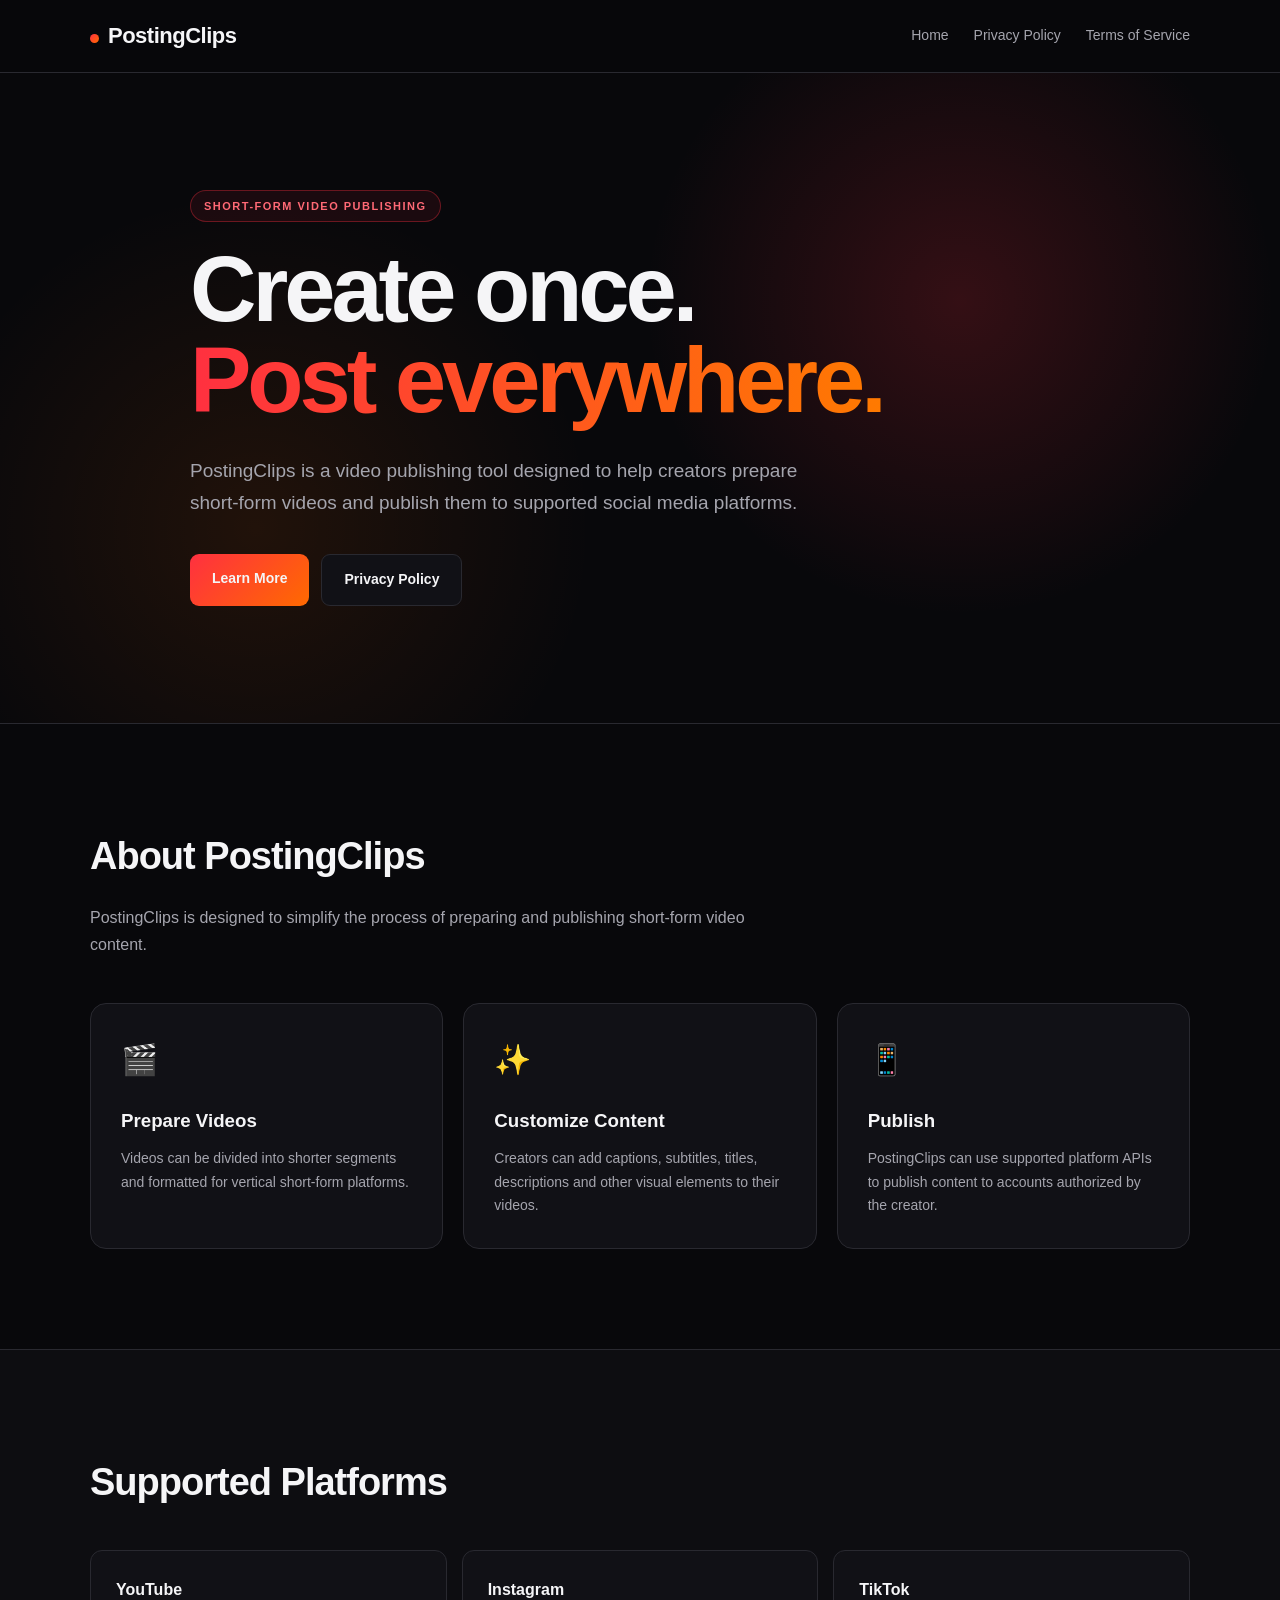
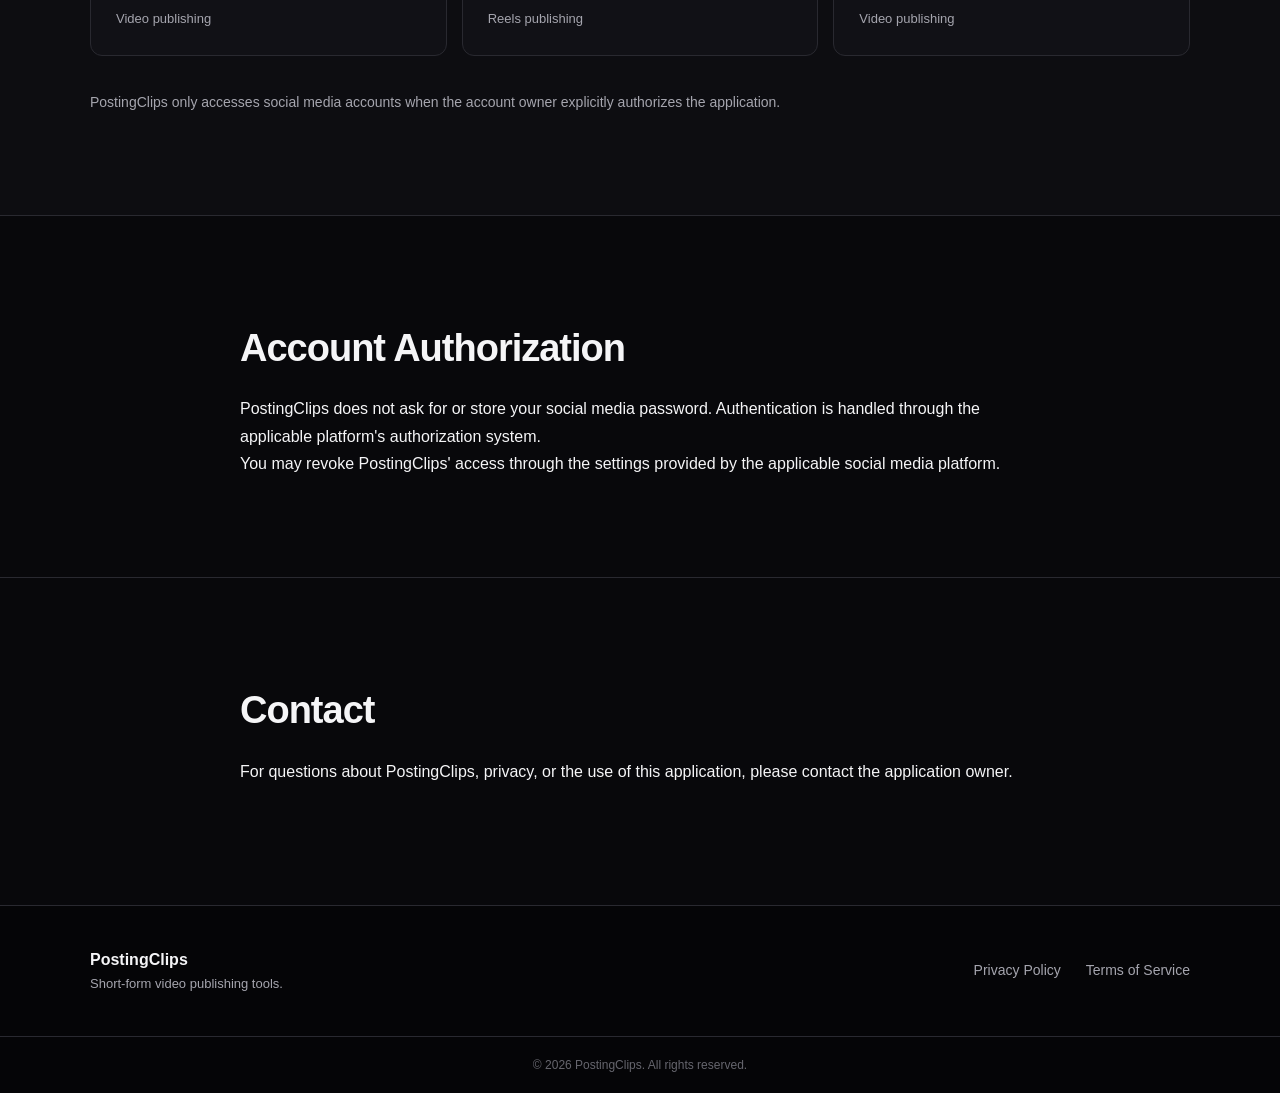
<file: index.html>
<!DOCTYPE html> <html lang="en"> <head> <meta charset="UTF-8"> <meta name="viewport" content="width=device-width, initial-scale=1.0"> <title>PostingClips — Social Video Publishing</title> <meta name="description" content="PostingClips helps creators prepare and publish short-form videos to social media platforms."> <link rel="stylesheet" href="styles.css"> </head> <body> <header class="navbar"> <div class="container nav-inner"> <a href="index.html" class="logo">PostingClips</a> <nav> <a href="index.html">Home</a> <a href="privacy.html">Privacy Policy</a> <a href="terms.html">Terms of Service</a> </nav> </div> </header> <main> <section class="hero"> <div class="container hero-content"> <div> <span class="badge">SHORT-FORM VIDEO PUBLISHING</span> <h1>Create once.<br><span>Post everywhere.</span></h1> <p> PostingClips is a video publishing tool designed to help creators prepare short-form videos and publish them to supported social media platforms. </p> <div class="buttons"> <a href="#about" class="button primary">Learn More</a> <a href="privacy.html" class="button secondary">Privacy Policy</a> </div> </div> </div> </section> <section id="about" class="section"> <div class="container"> <h2>About PostingClips</h2> <p class="lead"> PostingClips is designed to simplify the process of preparing and publishing short-form video content. </p>
<div class="cards">

  <div class="card">
    <div class="icon">🎬</div>
    <h3>Prepare Videos</h3>
    <p>
      Videos can be divided into shorter segments and formatted for
      vertical short-form platforms.
    </p>
  </div>

  <div class="card">
    <div class="icon">✨</div>
    <h3>Customize Content</h3>
    <p>
      Creators can add captions, subtitles, titles, descriptions and
      other visual elements to their videos.
    </p>
  </div>

  <div class="card">
    <div class="icon">📱</div>
    <h3>Publish</h3>
    <p>
      PostingClips can use supported platform APIs to publish content
      to accounts authorized by the creator.
    </p>
  </div>

</div>

</div> </section> <section class="section dark-section"> <div class="container"> <h2>Supported Platforms</h2>
<div class="platforms">
  <div class="platform">
    <strong>YouTube</strong>
    <span>Video publishing</span>
  </div>

  <div class="platform">
    <strong>Instagram</strong>
    <span>Reels publishing</span>
  </div>

  <div class="platform">
    <strong>TikTok</strong>
    <span>Video publishing</span>
  </div>
</div>

<p class="notice">
  PostingClips only accesses social media accounts when the account
  owner explicitly authorizes the application.
</p>

</div> </section> <section class="section"> <div class="container narrow"> <h2>Account Authorization</h2> <p> PostingClips does not ask for or store your social media password. Authentication is handled through the applicable platform's authorization system. </p>
<p>
  You may revoke PostingClips' access through the settings provided
  by the applicable social media platform.
</p>

</div> </section> <section class="section contact"> <div class="container narrow"> <h2>Contact</h2> <p> For questions about PostingClips, privacy, or the use of this application, please contact the application owner. </p> </div> </section> </main> <footer> <div class="container footer-inner"> <div> <strong>PostingClips</strong> <p>Short-form video publishing tools.</p> </div>
<div class="footer-links">
  <a href="privacy.html">Privacy Policy</a>
  <a href="terms.html">Terms of Service</a>
</div>

</div> <div class="copyright"> © 2026 PostingClips. All rights reserved. </div> </footer> </body> </html>
</file>
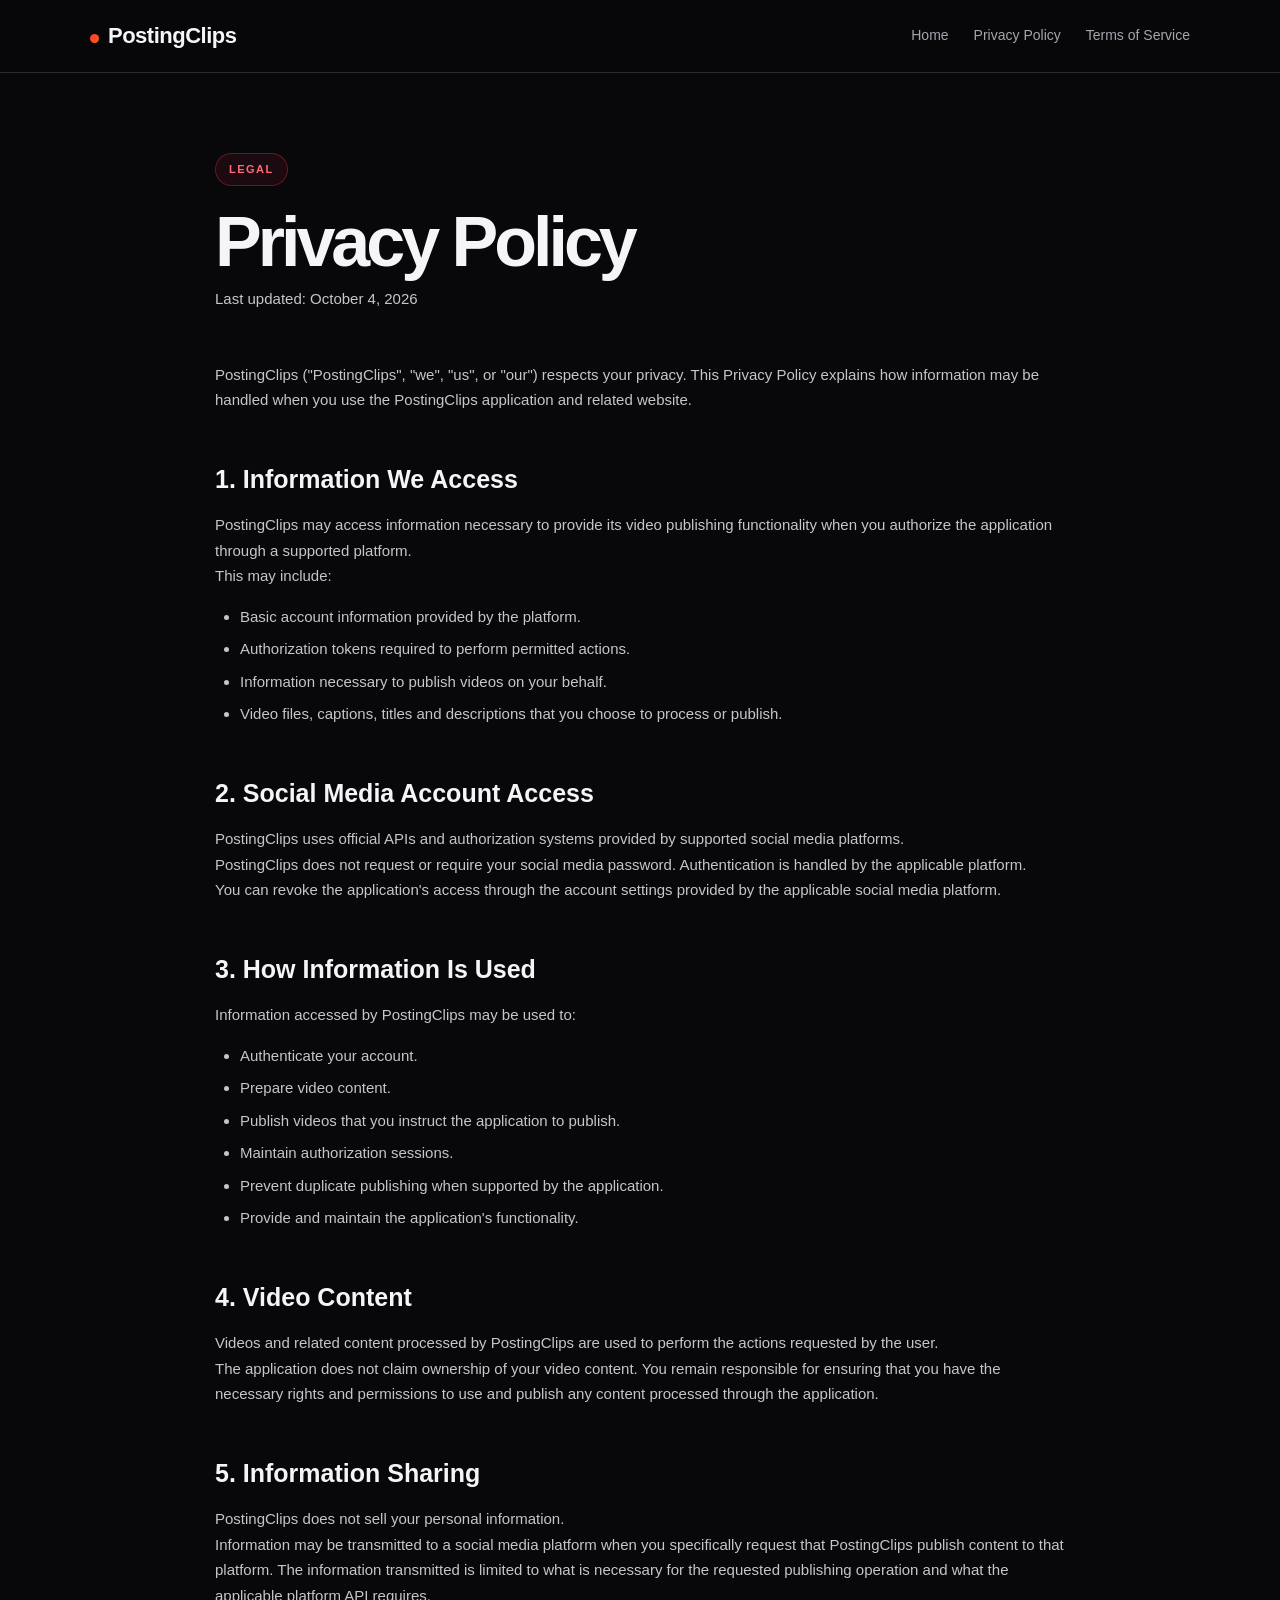
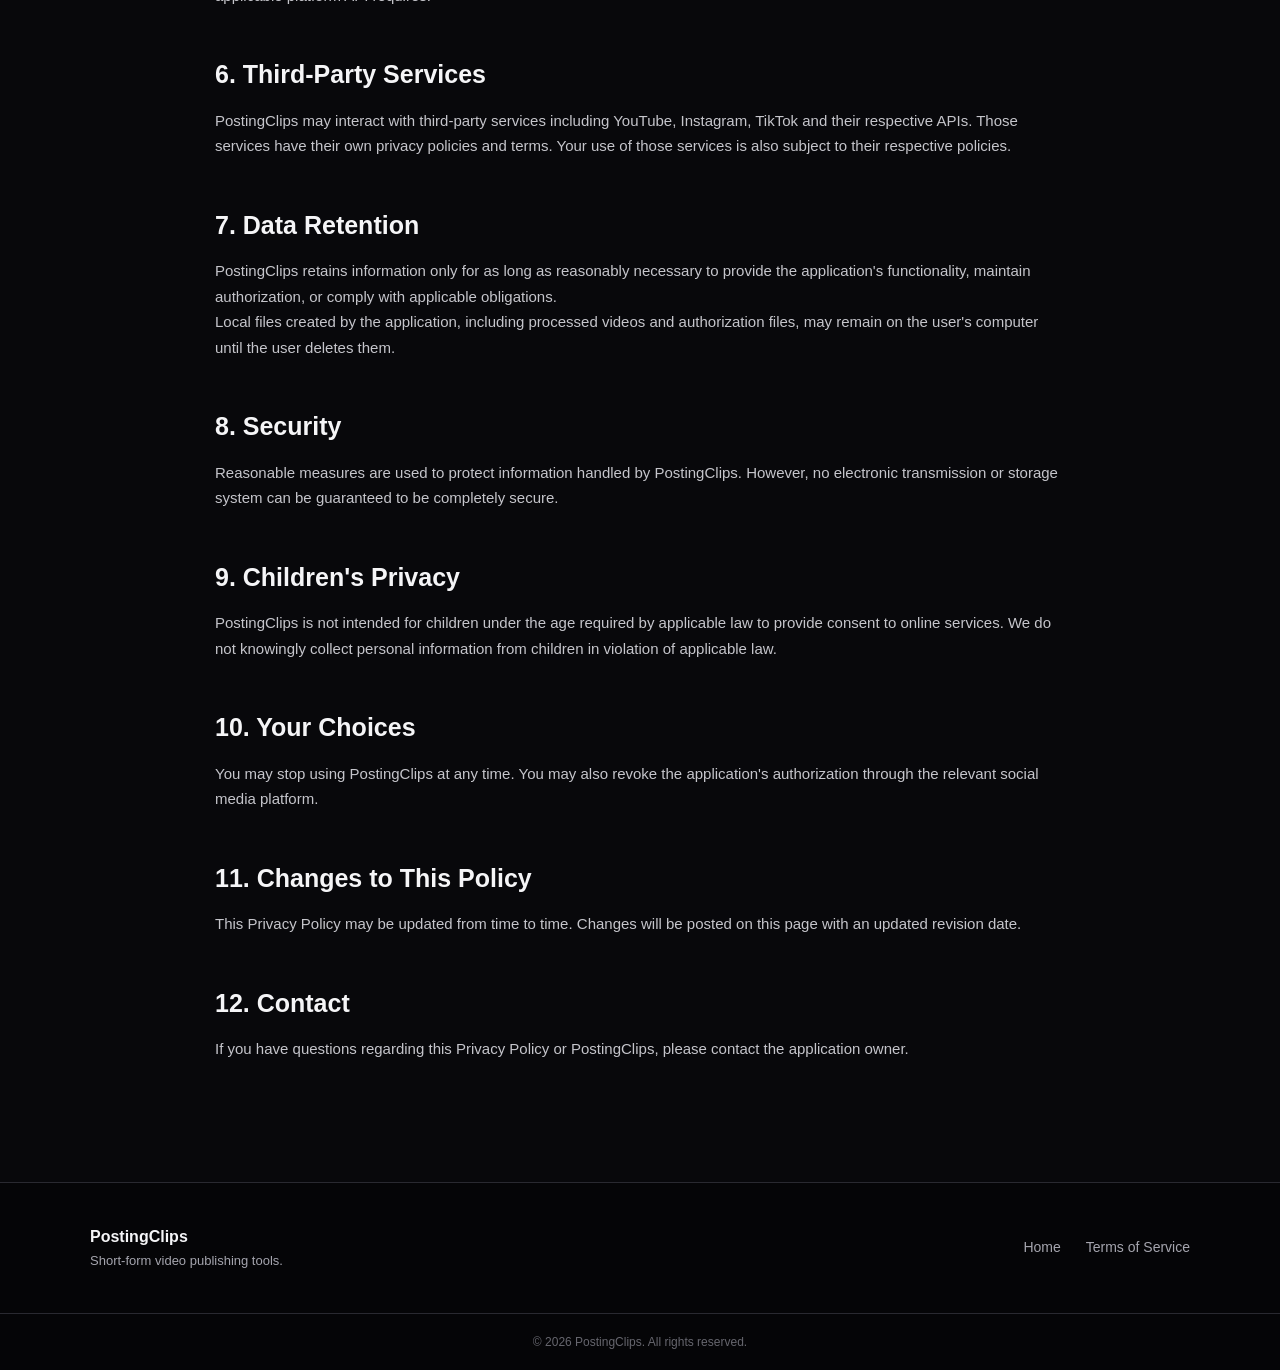
<file: privacy.html>
<!DOCTYPE html>
<html lang="en">

<head>
    <meta charset="UTF-8">
    <meta name="viewport" content="width=device-width, initial-scale=1.0">
    <title>Privacy Policy — PostingClips</title>
    <link rel="stylesheet" href="styles.css">
</head>

<body>
    <header class="navbar">
        <div class="container nav-inner"> <a href="index.html" class="logo">PostingClips</a>
            <nav> <a href="index.html">Home</a> <a href="privacy.html">Privacy Policy</a> <a href="terms.html">Terms of
                    Service</a> </nav>
        </div>
    </header>
    <main>
        <section class="legal">
            <div class="container legal-content">

                <span class="badge">LEGAL</span>

                <h1>Privacy Policy</h1>
                <p class="updated">Last updated: October 4, 2026</p>
                <p> PostingClips ("PostingClips", "we", "us", or "our") respects your privacy. This Privacy Policy
                    explains how information may be handled when you use the PostingClips application and related
                    website. </p>
                <h2>1. Information We Access</h2>
                <p> PostingClips may access information necessary to provide its video publishing functionality when you
                    authorize the application through a supported platform. </p>
                <p>This may include:</p>
                <ul>
                    <li>Basic account information provided by the platform.</li>
                    <li>Authorization tokens required to perform permitted actions.</li>
                    <li>Information necessary to publish videos on your behalf.</li>
                    <li>Video files, captions, titles and descriptions that you choose to process or publish.</li>
                </ul>
                <h2>2. Social Media Account Access</h2>
                <p> PostingClips uses official APIs and authorization systems provided by supported social media
                    platforms. </p>
                <p> PostingClips does not request or require your social media password. Authentication is handled by
                    the applicable platform. </p>
                <p> You can revoke the application's access through the account settings provided by the applicable
                    social media platform. </p>
                <h2>3. How Information Is Used</h2>
                <p>Information accessed by PostingClips may be used to:</p>
                <ul>
                    <li>Authenticate your account.</li>
                    <li>Prepare video content.</li>
                    <li>Publish videos that you instruct the application to publish.</li>
                    <li>Maintain authorization sessions.</li>
                    <li>Prevent duplicate publishing when supported by the application.</li>
                    <li>Provide and maintain the application's functionality.</li>
                </ul>
                <h2>4. Video Content</h2>
                <p> Videos and related content processed by PostingClips are used to perform the actions requested by
                    the user. </p>
                <p> The application does not claim ownership of your video content. You remain responsible for ensuring
                    that you have the necessary rights and permissions to use and publish any content processed through
                    the application. </p>
                <h2>5. Information Sharing</h2>
                <p> PostingClips does not sell your personal information. </p>
                <p> Information may be transmitted to a social media platform when you specifically request that
                    PostingClips publish content to that platform. The information transmitted is limited to what is
                    necessary for the requested publishing operation and what the applicable platform API requires. </p>
                <h2>6. Third-Party Services</h2>
                <p> PostingClips may interact with third-party services including YouTube, Instagram, TikTok and their
                    respective APIs. Those services have their own privacy policies and terms. Your use of those
                    services is also subject to their respective policies. </p>
                <h2>7. Data Retention</h2>
                <p> PostingClips retains information only for as long as reasonably necessary to provide the
                    application's functionality, maintain authorization, or comply with applicable obligations. </p>
                <p> Local files created by the application, including processed videos and authorization files, may
                    remain on the user's computer until the user deletes them. </p>
                <h2>8. Security</h2>
                <p> Reasonable measures are used to protect information handled by PostingClips. However, no electronic
                    transmission or storage system can be guaranteed to be completely secure. </p>
                <h2>9. Children's Privacy</h2>
                <p> PostingClips is not intended for children under the age required by applicable law to provide
                    consent to online services. We do not knowingly collect personal information from children in
                    violation of applicable law. </p>
                <h2>10. Your Choices</h2>
                <p> You may stop using PostingClips at any time. You may also revoke the application's authorization
                    through the relevant social media platform. </p>
                <h2>11. Changes to This Policy</h2>
                <p> This Privacy Policy may be updated from time to time. Changes will be posted on this page with an
                    updated revision date. </p>
                <h2>12. Contact</h2>
                <p> If you have questions regarding this Privacy Policy or PostingClips, please contact the application
                    owner. </p>
            </div>
        </section>
    </main>
    <footer>
        <div class="container footer-inner">
            <div> <strong>PostingClips</strong>
                <p>Short-form video publishing tools.</p>
            </div>
            <div class="footer-links"> <a href="index.html">Home</a> <a href="terms.html">Terms of Service</a> </div>
        </div>
        <div class="copyright"> © 2026 PostingClips. All rights reserved. </div>
    </footer>
</body>

</html>
</file>
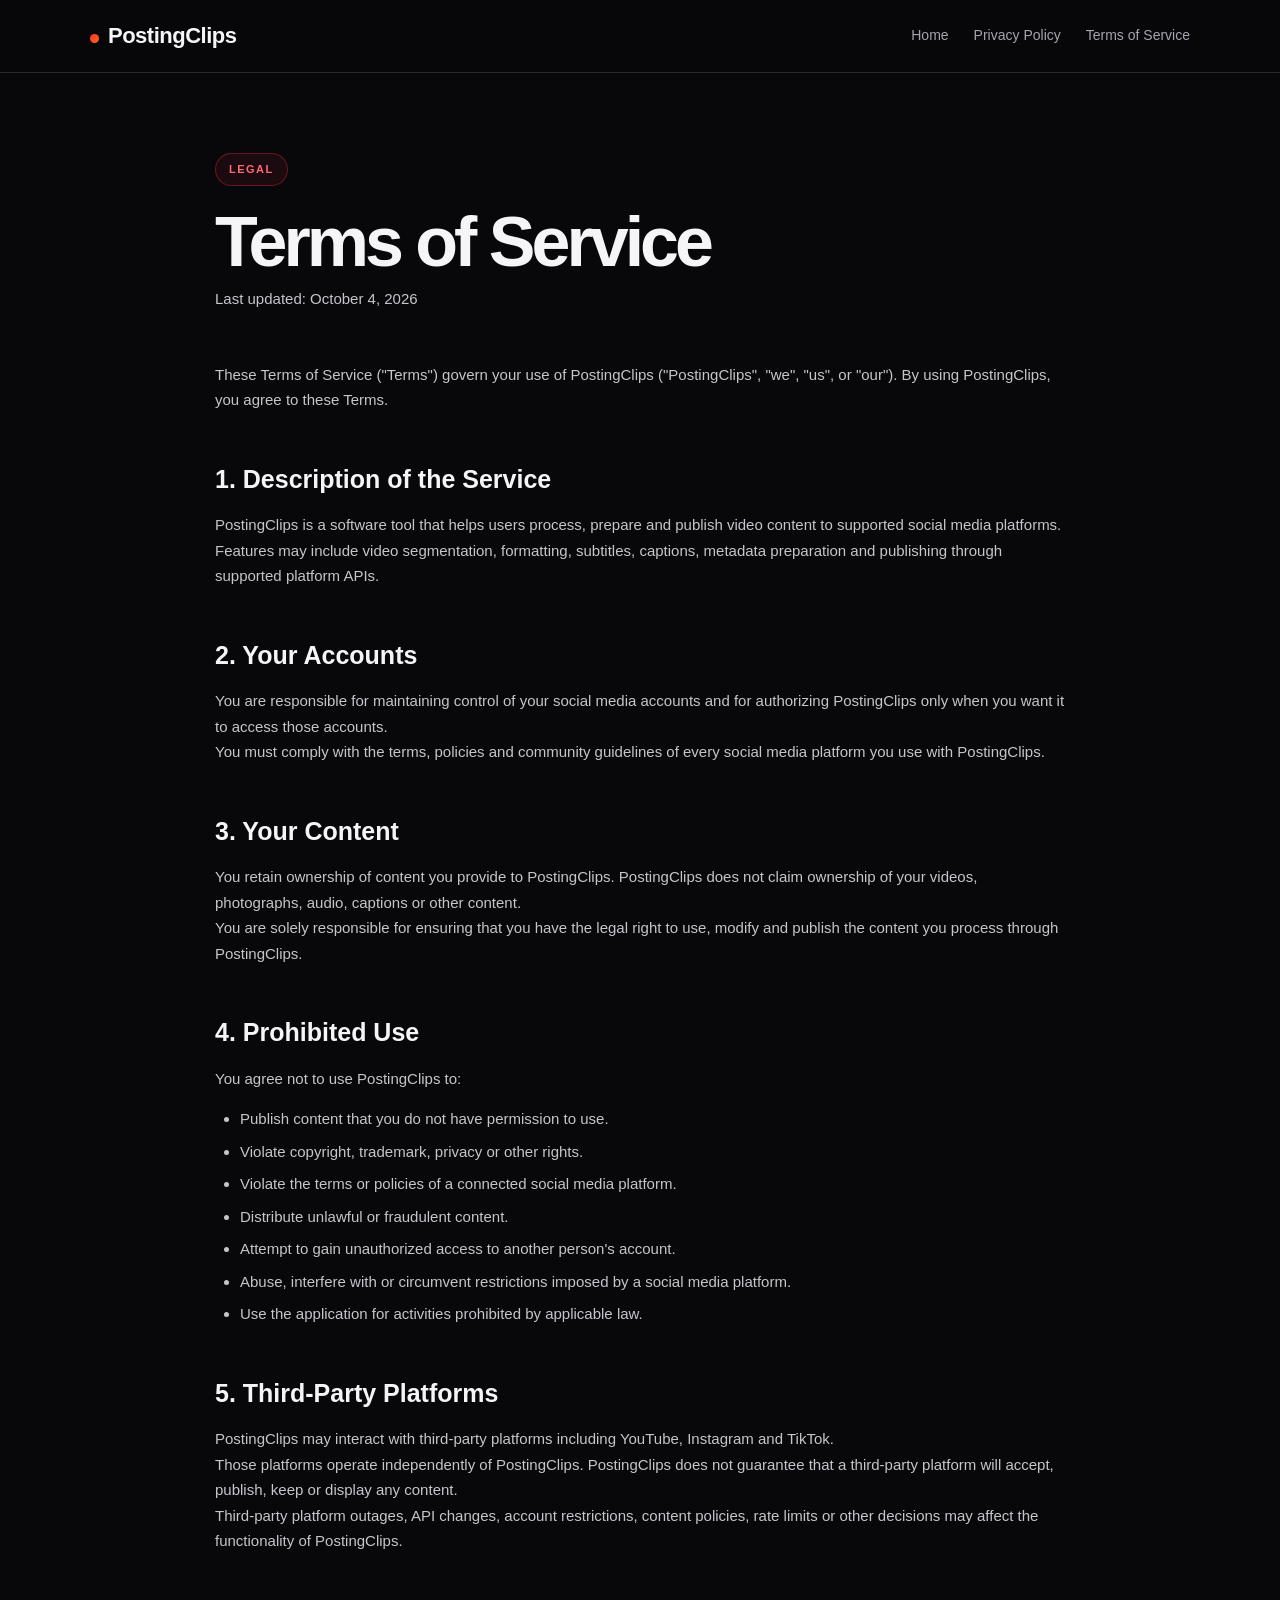
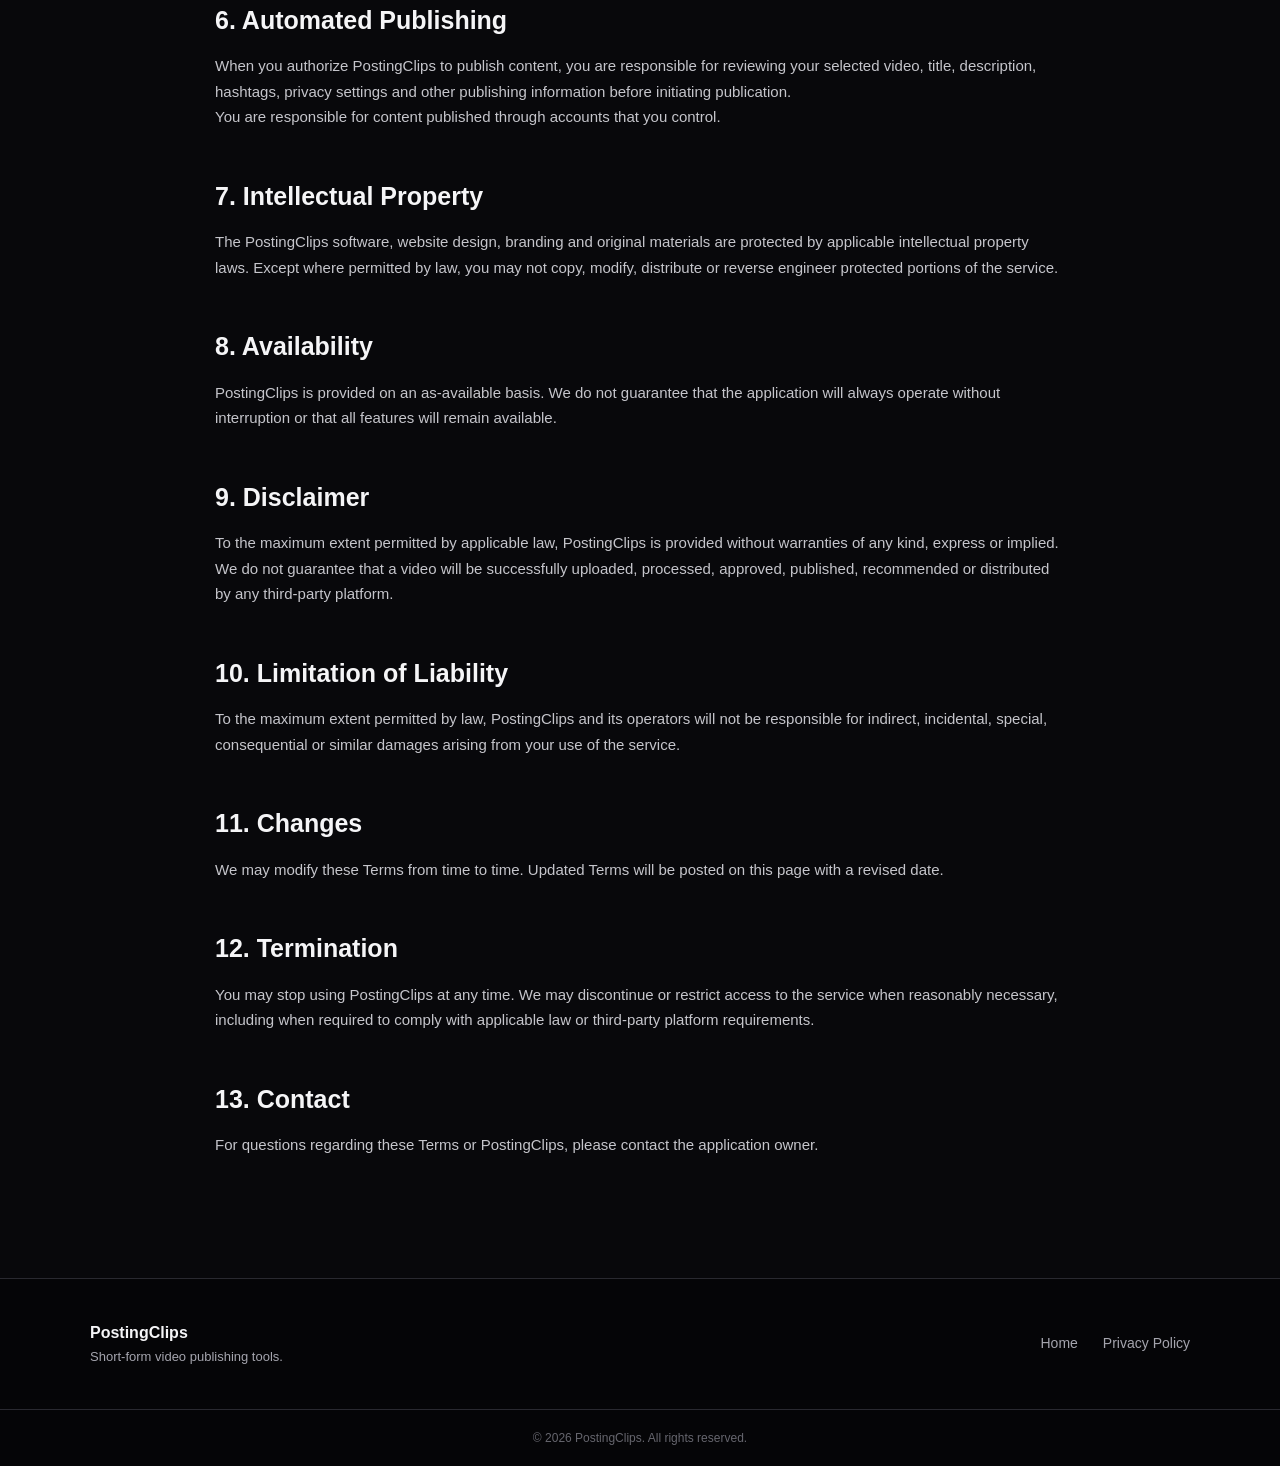
<file: terms.html>
<!DOCTYPE html> <html lang="en"> <head> <meta charset="UTF-8"> <meta name="viewport" content="width=device-width, initial-scale=1.0"> <title>Terms of Service — PostingClips</title> <link rel="stylesheet" href="styles.css"> </head> <body> <header class="navbar"> <div class="container nav-inner"> <a href="index.html" class="logo">PostingClips</a> <nav> <a href="index.html">Home</a> <a href="privacy.html">Privacy Policy</a> <a href="terms.html">Terms of Service</a> </nav> </div> </header> <main> <section class="legal"> <div class="container legal-content">

<span class="badge">LEGAL</span>

<h1>Terms of Service</h1> <p class="updated">Last updated: October 4, 2026</p> <p> These Terms of Service ("Terms") govern your use of PostingClips ("PostingClips", "we", "us", or "our"). By using PostingClips, you agree to these Terms. </p> <h2>1. Description of the Service</h2> <p> PostingClips is a software tool that helps users process, prepare and publish video content to supported social media platforms. </p> <p> Features may include video segmentation, formatting, subtitles, captions, metadata preparation and publishing through supported platform APIs. </p> <h2>2. Your Accounts</h2> <p> You are responsible for maintaining control of your social media accounts and for authorizing PostingClips only when you want it to access those accounts. </p> <p> You must comply with the terms, policies and community guidelines of every social media platform you use with PostingClips. </p> <h2>3. Your Content</h2> <p> You retain ownership of content you provide to PostingClips. PostingClips does not claim ownership of your videos, photographs, audio, captions or other content. </p> <p> You are solely responsible for ensuring that you have the legal right to use, modify and publish the content you process through PostingClips. </p> <h2>4. Prohibited Use</h2> <p>You agree not to use PostingClips to:</p> <ul> <li>Publish content that you do not have permission to use.</li> <li>Violate copyright, trademark, privacy or other rights.</li> <li>Violate the terms or policies of a connected social media platform.</li> <li>Distribute unlawful or fraudulent content.</li> <li>Attempt to gain unauthorized access to another person's account.</li> <li>Abuse, interfere with or circumvent restrictions imposed by a social media platform.</li> <li>Use the application for activities prohibited by applicable law.</li> </ul> <h2>5. Third-Party Platforms</h2> <p> PostingClips may interact with third-party platforms including YouTube, Instagram and TikTok. </p> <p> Those platforms operate independently of PostingClips. PostingClips does not guarantee that a third-party platform will accept, publish, keep or display any content. </p> <p> Third-party platform outages, API changes, account restrictions, content policies, rate limits or other decisions may affect the functionality of PostingClips. </p> <h2>6. Automated Publishing</h2> <p> When you authorize PostingClips to publish content, you are responsible for reviewing your selected video, title, description, hashtags, privacy settings and other publishing information before initiating publication. </p> <p> You are responsible for content published through accounts that you control. </p> <h2>7. Intellectual Property</h2> <p> The PostingClips software, website design, branding and original materials are protected by applicable intellectual property laws. Except where permitted by law, you may not copy, modify, distribute or reverse engineer protected portions of the service. </p> <h2>8. Availability</h2> <p> PostingClips is provided on an as-available basis. We do not guarantee that the application will always operate without interruption or that all features will remain available. </p> <h2>9. Disclaimer</h2> <p> To the maximum extent permitted by applicable law, PostingClips is provided without warranties of any kind, express or implied. </p> <p> We do not guarantee that a video will be successfully uploaded, processed, approved, published, recommended or distributed by any third-party platform. </p> <h2>10. Limitation of Liability</h2> <p> To the maximum extent permitted by law, PostingClips and its operators will not be responsible for indirect, incidental, special, consequential or similar damages arising from your use of the service. </p> <h2>11. Changes</h2> <p> We may modify these Terms from time to time. Updated Terms will be posted on this page with a revised date. </p> <h2>12. Termination</h2> <p> You may stop using PostingClips at any time. We may discontinue or restrict access to the service when reasonably necessary, including when required to comply with applicable law or third-party platform requirements. </p> <h2>13. Contact</h2> <p> For questions regarding these Terms or PostingClips, please contact the application owner. </p> </div> </section> </main> <footer> <div class="container footer-inner"> <div> <strong>PostingClips</strong> <p>Short-form video publishing tools.</p> </div> <div class="footer-links"> <a href="index.html">Home</a> <a href="privacy.html">Privacy Policy</a> </div> </div> <div class="copyright"> © 2026 PostingClips. All rights reserved. </div> </footer> </body> </html>
</file>
<file: styles.css>
* {
  box-sizing: border-box;
  margin: 0;
  padding: 0;
}

:root {
  --background: #08080b;
  --surface: #111116;
  --surface-light: #19191f;
  --text: #f5f5f7;
  --muted: #a5a5ae;
  --red: #ff3040;
  --orange: #ff6a00;
  --border: #292930;
}

body {
  font-family: -apple-system, BlinkMacSystemFont, "Segoe UI", Roboto,
    Helvetica, Arial, sans-serif;
  background: var(--background);
  color: var(--text);
  line-height: 1.7;
}

a {
  color: inherit;
  text-decoration: none;
}

.container {
  width: min(1100px, calc(100% - 40px));
  margin: auto;
}

.navbar {
  background: rgba(8, 8, 11, 0.94);
  border-bottom: 1px solid var(--border);
  position: sticky;
  top: 0;
  z-index: 10;
  backdrop-filter: blur(12px);
}

.nav-inner {
  min-height: 72px;
  display: flex;
  align-items: center;
  justify-content: space-between;
  gap: 30px;
}

.logo {
  font-size: 22px;
  font-weight: 800;
  letter-spacing: -0.5px;
}

.logo::before {
  content: "";
  display: inline-block;
  width: 9px;
  height: 9px;
  margin-right: 9px;
  border-radius: 50%;
  background: linear-gradient(135deg, var(--red), var(--orange));
}

nav {
  display: flex;
  gap: 25px;
}

nav a,
.footer-links a {
  color: var(--muted);
  font-size: 14px;
}

nav a:hover,
.footer-links a:hover {
  color: white;
}

.hero {
  min-height: 650px;
  display: flex;
  align-items: center;
  background:
    radial-gradient(
      circle at 75% 35%,
      rgba(255, 48, 64, 0.18),
      transparent 30%
    ),
    radial-gradient(
      circle at 20% 70%,
      rgba(255, 106, 0, 0.1),
      transparent 30%
    );
}

.hero-content {
  max-width: 900px;
}

.badge {
  display: inline-block;
  color: #ff6975;
  border: 1px solid rgba(255, 48, 64, 0.35);
  background: rgba(255, 48, 64, 0.08);
  border-radius: 999px;
  padding: 6px 13px;
  font-size: 11px;
  font-weight: 700;
  letter-spacing: 1.5px;
  margin-bottom: 22px;
}

h1 {
  font-size: clamp(50px, 8vw, 92px);
  line-height: 0.98;
  letter-spacing: -4px;
  margin-bottom: 30px;
}

.hero h1 span {
  background: linear-gradient(90deg, #ff3040, #ff7a00);
  -webkit-background-clip: text;
  background-clip: text;
  color: transparent;
}

.hero p {
  max-width: 650px;
  color: var(--muted);
  font-size: 19px;
  margin-bottom: 35px;
}

.buttons {
  display: flex;
  gap: 12px;
  flex-wrap: wrap;
}

.button {
  padding: 13px 22px;
  border-radius: 9px;
  font-weight: 700;
  font-size: 14px;
}

.button.primary {
  background: linear-gradient(135deg, var(--red), var(--orange));
}

.button.secondary {
  border: 1px solid var(--border);
  background: var(--surface);
}

.section {
  padding: 100px 0;
  border-top: 1px solid var(--border);
}

.section h2 {
  font-size: 38px;
  letter-spacing: -1px;
  margin-bottom: 15px;
}

.lead {
  color: var(--muted);
  max-width: 700px;
  margin-bottom: 45px;
}

.cards {
  display: grid;
  grid-template-columns: repeat(3, 1fr);
  gap: 20px;
}

.card {
  background: var(--surface);
  border: 1px solid var(--border);
  border-radius: 16px;
  padding: 30px;
}

.card .icon {
  font-size: 30px;
  margin-bottom: 20px;
}

.card h3 {
  margin-bottom: 10px;
}

.card p {
  color: var(--muted);
  font-size: 14px;
}

.dark-section {
  background: #0d0d11;
}

.platforms {
  display: grid;
  grid-template-columns: repeat(3, 1fr);
  gap: 15px;
  margin: 35px 0;
}

.platform {
  background: var(--surface);
  border: 1px solid var(--border);
  padding: 25px;
  border-radius: 12px;
}

.platform strong,
.platform span {
  display: block;
}

.platform span {
  color: var(--muted);
  font-size: 13px;
  margin-top: 5px;
}

.notice {
  color: var(--muted);
  font-size: 14px;
}

.narrow {
  max-width: 800px;
}

.contact {
  padding-bottom: 120px;
}

.legal {
  padding: 80px 0 120px;
}

.legal-content {
  max-width: 850px;
}

.legal-content h1 {
  font-size: clamp(45px, 7vw, 70px);
  margin-bottom: 10px;
}

.updated {
  color: var(--muted);
  font-size: 14px;
  margin-bottom: 50px;
}

.legal-content h2 {
  font-size: 25px;
  margin: 45px 0 12px;
}

.legal-content p,
.legal-content li {
  color: #c5c5cb;
  font-size: 15px;
}

.legal-content ul {
  margin: 15px 0 20px 25px;
}

.legal-content li {
  margin-bottom: 7px;
}

footer {
  border-top: 1px solid var(--border);
  background: #050507;
}

.footer-inner {
  min-height: 130px;
  display: flex;
  justify-content: space-between;
  align-items: center;
  gap: 30px;
}

footer p {
  color: var(--muted);
  font-size: 13px;
}

.footer-links {
  display: flex;
  gap: 25px;
}

.copyright {
  border-top: 1px solid var(--border);
  color: #66666e;
  text-align: center;
  padding: 18px;
  font-size: 12px;
}

@media (max-width: 750px) {
  .nav-inner {
    flex-direction: column;
    justify-content: center;
    padding: 18px 0;
  }

  nav {
    gap: 15px;
    flex-wrap: wrap;
    justify-content: center;
  }

  .hero {
    min-height: 550px;
  }

  h1 {
    letter-spacing: -2px;
  }

  .cards,
  .platforms {
    grid-template-columns: 1fr;
  }

  .footer-inner {
    flex-direction: column;
    align-items: flex-start;
    padding: 30px 0;
  }

  .footer-links {
    flex-wrap: wrap;
  }
}
</file>
